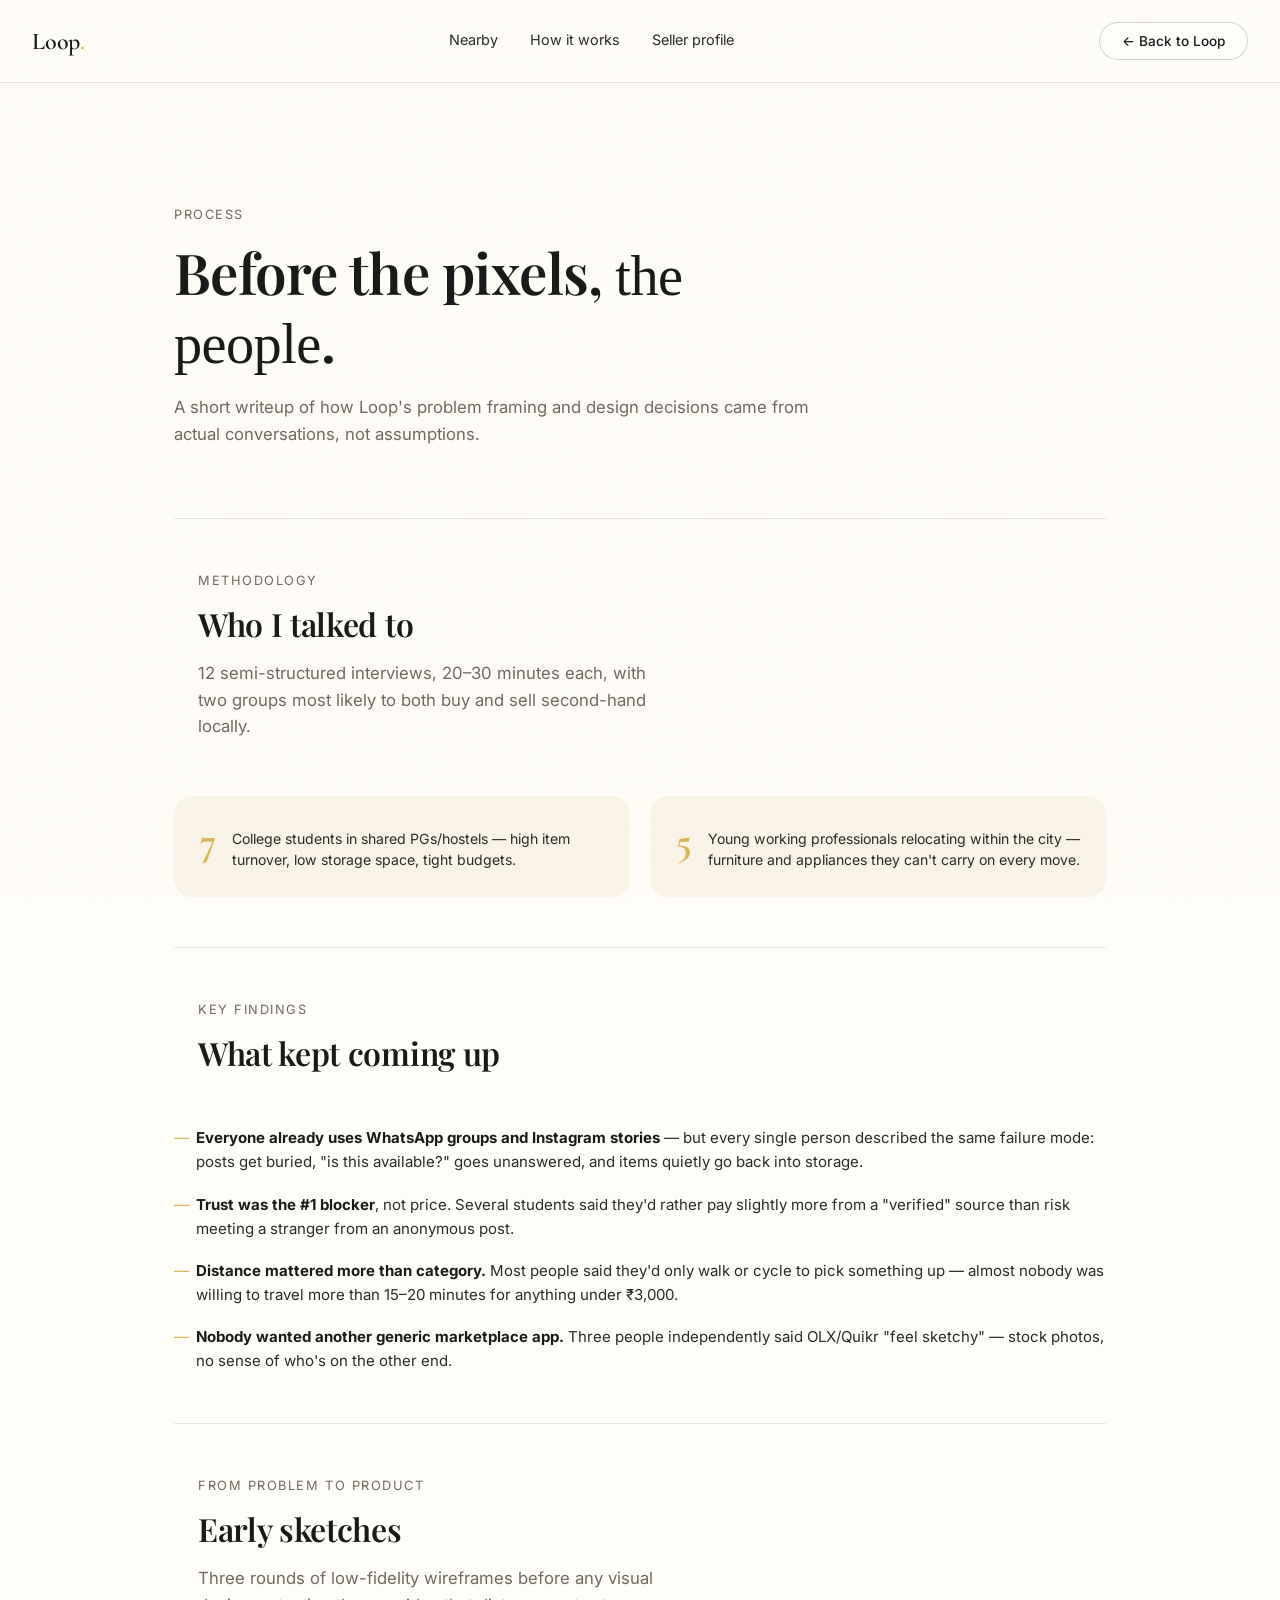
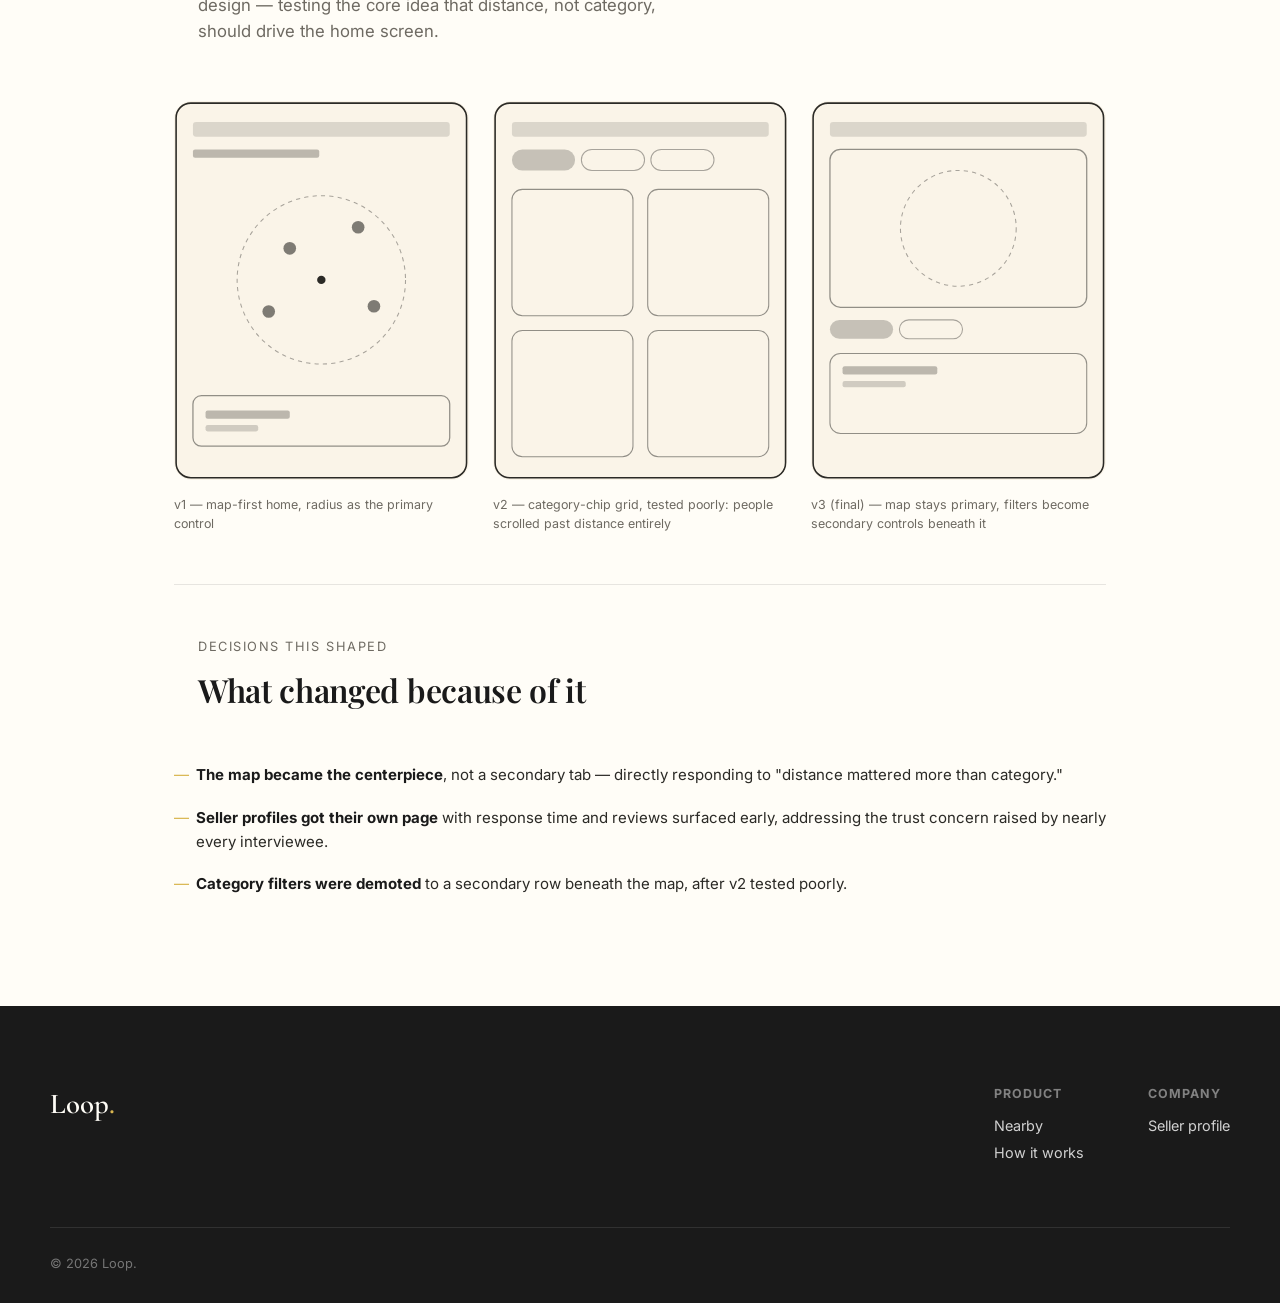
<file: research.html>
<!DOCTYPE html>
<html lang="en">
<head>
<meta charset="UTF-8">
<meta name="viewport" content="width=device-width, initial-scale=1.0">
<title>Research & Process — Loop</title>
<meta name="description" content="The research, interviews and early sketches behind Loop's design.">

<link rel="preconnect" href="https://fonts.googleapis.com">
<link rel="preconnect" href="https://fonts.gstatic.com" crossorigin>
<link href="https://fonts.googleapis.com/css2?family=Cormorant+Garamond:ital,wght@0,300;0,400;0,500;0,600;1,400;1,500&family=Playfair+Display:ital,wght@0,500;0,600;0,700;1,500&family=Inter:wght@300;400;500;600;700&display=swap" rel="stylesheet">
<link rel="stylesheet" href="styles.css">
</head>
<body>
<div class="grain"></div>

<header class="nav nav--static">
  <div class="nav__inner">
    <a class="nav__logo" href="index.html">Loop<span class="dot">.</span></a>
    <nav class="nav__links">
      <a href="index.html#map">Nearby</a>
      <a href="index.html#how">How it works</a>
      <a href="seller.html">Seller profile</a>
    </nav>
    <a href="index.html" class="btn btn--ghost btn--sm">← Back to Loop</a>
  </div>
</header>

<main class="research-page">

  <section class="research-hero">
    <p class="eyebrow">Process</p>
    <h1 class="h-editorial">Before the pixels, <em class="script">the people</em>.</h1>
    <p class="research-hero__sub">A short writeup of how Loop's problem framing and design decisions came from actual conversations, not assumptions.</p>
  </section>

  <section class="research-section">
    <div class="section-head section-head--left">
      <p class="eyebrow">Methodology</p>
      <h2 class="h-editorial" style="font-size:2rem;">Who I talked to</h2>
      <p class="section-sub">12 semi-structured interviews, 20–30 minutes each, with two groups most likely to both buy and sell second-hand locally.</p>
    </div>
    <div class="research-grid">
      <div class="research-card">
        <b>7</b>
        <span>College students in shared PGs/hostels — high item turnover, low storage space, tight budgets.</span>
      </div>
      <div class="research-card">
        <b>5</b>
        <span>Young working professionals relocating within the city — furniture and appliances they can't carry on every move.</span>
      </div>
    </div>
  </section>

  <section class="research-section">
    <div class="section-head section-head--left">
      <p class="eyebrow">Key findings</p>
      <h2 class="h-editorial" style="font-size:2rem;">What kept coming up</h2>
    </div>
    <ul class="finding-list">
      <li>
        <b>Everyone already uses WhatsApp groups and Instagram stories</b> — but every single person described the same failure mode: posts get buried, "is this available?" goes unanswered, and items quietly go back into storage.
      </li>
      <li>
        <b>Trust was the #1 blocker</b>, not price. Several students said they'd rather pay slightly more from a "verified" source than risk meeting a stranger from an anonymous post.
      </li>
      <li>
        <b>Distance mattered more than category.</b> Most people said they'd only walk or cycle to pick something up — almost nobody was willing to travel more than 15–20 minutes for anything under ₹3,000.
      </li>
      <li>
        <b>Nobody wanted another generic marketplace app.</b> Three people independently said OLX/Quikr "feel sketchy" — stock photos, no sense of who's on the other end.
      </li>
    </ul>
  </section>

  <section class="research-section">
    <div class="section-head section-head--left">
      <p class="eyebrow">From problem to product</p>
      <h2 class="h-editorial" style="font-size:2rem;">Early sketches</h2>
      <p class="section-sub">Three rounds of low-fidelity wireframes before any visual design — testing the core idea that distance, not category, should drive the home screen.</p>
    </div>

    <div class="wireframes">
      <figure class="wireframe">
        <svg viewBox="0 0 280 360" xmlns="http://www.w3.org/2000/svg">
          <rect x="2" y="2" width="276" height="356" rx="14" fill="none" stroke="currentColor" stroke-width="1.5"/>
          <rect x="18" y="20" width="244" height="14" rx="3" fill="currentColor" opacity=".15"/>
          <rect x="18" y="46" width="120" height="8" rx="2" fill="currentColor" opacity=".3"/>
          <circle cx="140" cy="170" r="80" fill="none" stroke="currentColor" stroke-width="1" stroke-dasharray="4 4" opacity=".4"/>
          <circle cx="140" cy="170" r="4" fill="currentColor"/>
          <circle cx="110" cy="140" r="6" fill="currentColor" opacity=".6"/>
          <circle cx="175" cy="120" r="6" fill="currentColor" opacity=".6"/>
          <circle cx="90" cy="200" r="6" fill="currentColor" opacity=".6"/>
          <circle cx="190" cy="195" r="6" fill="currentColor" opacity=".6"/>
          <rect x="18" y="280" width="244" height="48" rx="8" fill="none" stroke="currentColor" stroke-width="1.2" opacity=".5"/>
          <rect x="30" y="294" width="80" height="8" rx="2" fill="currentColor" opacity=".3"/>
          <rect x="30" y="308" width="50" height="6" rx="2" fill="currentColor" opacity=".2"/>
        </svg>
        <figcaption>v1 — map-first home, radius as the primary control</figcaption>
      </figure>

      <figure class="wireframe">
        <svg viewBox="0 0 280 360" xmlns="http://www.w3.org/2000/svg">
          <rect x="2" y="2" width="276" height="356" rx="14" fill="none" stroke="currentColor" stroke-width="1.5"/>
          <rect x="18" y="20" width="244" height="14" rx="3" fill="currentColor" opacity=".15"/>
          <rect x="18" y="46" width="60" height="20" rx="10" fill="currentColor" opacity=".25"/>
          <rect x="84" y="46" width="60" height="20" rx="10" fill="none" stroke="currentColor" opacity=".4"/>
          <rect x="150" y="46" width="60" height="20" rx="10" fill="none" stroke="currentColor" opacity=".4"/>
          <rect x="18" y="84" width="115" height="120" rx="10" fill="none" stroke="currentColor" opacity=".5"/>
          <rect x="147" y="84" width="115" height="120" rx="10" fill="none" stroke="currentColor" opacity=".5"/>
          <rect x="18" y="218" width="115" height="120" rx="10" fill="none" stroke="currentColor" opacity=".5"/>
          <rect x="147" y="218" width="115" height="120" rx="10" fill="none" stroke="currentColor" opacity=".5"/>
        </svg>
        <figcaption>v2 — category-chip grid, tested poorly: people scrolled past distance entirely</figcaption>
      </figure>

      <figure class="wireframe">
        <svg viewBox="0 0 280 360" xmlns="http://www.w3.org/2000/svg">
          <rect x="2" y="2" width="276" height="356" rx="14" fill="none" stroke="currentColor" stroke-width="1.5"/>
          <rect x="18" y="20" width="244" height="14" rx="3" fill="currentColor" opacity=".15"/>
          <rect x="18" y="46" width="244" height="150" rx="10" fill="none" stroke="currentColor" stroke-width="1.2" opacity=".5"/>
          <circle cx="140" cy="121" r="55" fill="none" stroke="currentColor" stroke-dasharray="4 4" opacity=".4"/>
          <rect x="18" y="208" width="60" height="18" rx="9" fill="currentColor" opacity=".25"/>
          <rect x="84" y="208" width="60" height="18" rx="9" fill="none" stroke="currentColor" opacity=".4"/>
          <rect x="18" y="240" width="244" height="76" rx="10" fill="none" stroke="currentColor" opacity=".5"/>
          <rect x="30" y="252" width="90" height="8" rx="2" fill="currentColor" opacity=".3"/>
          <rect x="30" y="266" width="60" height="6" rx="2" fill="currentColor" opacity=".2"/>
        </svg>
        <figcaption>v3 (final) — map stays primary, filters become secondary controls beneath it</figcaption>
      </figure>
    </div>
  </section>

  <section class="research-section">
    <div class="section-head section-head--left">
      <p class="eyebrow">Decisions this shaped</p>
      <h2 class="h-editorial" style="font-size:2rem;">What changed because of it</h2>
    </div>
    <ul class="finding-list">
      <li><b>The map became the centerpiece</b>, not a secondary tab — directly responding to "distance mattered more than category."</li>
      <li><b>Seller profiles got their own page</b> with response time and reviews surfaced early, addressing the trust concern raised by nearly every interviewee.</li>
      <li><b>Category filters were demoted</b> to a secondary row beneath the map, after v2 tested poorly.</li>
    </ul>
  </section>

</main>

<footer class="footer">
  <div class="footer__top">
    <span class="footer__logo">Loop<span class="dot">.</span></span>
    <div class="footer__cols">
      <div>
        <h5>Product</h5>
        <a href="index.html#map">Nearby</a>
        <a href="index.html#how">How it works</a>
      </div>
      <div>
        <h5>Company</h5>
        <a href="seller.html">Seller profile</a>
      </div>
    </div>
  </div>
  <div class="footer__bottom"><span>© 2026 Loop.</span></div>
</footer>

</body>
</html>
</file>
<file: styles.css>
/* ============================================================
   LOOP — design tokens
============================================================ */
:root{
  --butter: #F7E7AE;
  --butter-deep: #EFD984;
  --cream: #FFFDF7;
  --vanilla: #FAF4E8;
  --charcoal: #1A1A1A;
  --charcoal-soft: #2B2A26;
  --muted: #6E6A62;
  --accent: #D9B650;
  --line: rgba(26,26,26,0.10);
  --white: #ffffff;
  --danger: #C0573B;

  --serif-display: 'Cormorant Garamond', 'Times New Roman', serif;
  --serif-editorial: 'Playfair Display', 'Times New Roman', serif;
  --sans: 'Inter', -apple-system, BlinkMacSystemFont, sans-serif;
  --script: 'Mrs Saint Delafield', cursive;
  --mono: 'JetBrains Mono', 'SFMono-Regular', monospace;

  --radius-lg: 28px;
  --radius-md: 18px;
  --radius-sm: 10px;

  --ease: cubic-bezier(.22,1,.36,1);
  --nav-h: 0px;
}

*{box-sizing:border-box; margin:0; padding:0;}
html{scroll-behavior:auto;}
body{
  background:var(--cream);
  color:var(--charcoal);
  font-family:var(--sans);
  font-weight:400;
  -webkit-font-smoothing:antialiased;
  overflow-x:hidden;
  transition: background .4s ease, color .4s ease;
}
img{display:block; max-width:100%;}
a{color:inherit; text-decoration:none;}
button{font-family:inherit; cursor:pointer;}
ul{list-style:none;}

::selection{background:var(--accent); color:var(--cream);}

.grain{
  position:fixed; inset:0; pointer-events:none; z-index:999;
  opacity:.035; mix-blend-mode:multiply;
  background-image:url("data:image/svg+xml,%3Csvg xmlns='http://www.w3.org/2000/svg' width='120' height='120'%3E%3Cfilter id='n'%3E%3CfeTurbulence type='fractalNoise' baseFrequency='0.85' numOctaves='3' stitchTiles='stitch'/%3E%3C/filter%3E%3Crect width='100%25' height='100%25' filter='url(%23n)'/%3E%3C/svg%3E");
}

.script{ font-family:var(--script); font-weight:400; font-style:normal; }
.script--light{ color:var(--butter); }

/* ============================================================
   TYPE SCALE
============================================================ */
.eyebrow{
  font-family:var(--sans); font-size:.8rem; letter-spacing:.12em;
  text-transform:uppercase; color:var(--muted); margin-bottom:18px;
  display:inline-block;
}
.eyebrow--light{ color:rgba(255,255,255,0.6); }

.h-editorial{
  font-family:var(--serif-editorial);
  font-weight:600;
  font-size:clamp(2rem, 4.4vw, 3.6rem);
  line-height:1.12;
  letter-spacing:-0.01em;
}
.h-editorial--light{ color:var(--cream); }

.section-sub{
  font-family:var(--sans);
  font-size:1.05rem;
  color:var(--muted);
  max-width:480px;
  margin-top:18px;
  line-height:1.6;
}

.section-head{
  max-width:760px;
  margin:0 auto 64px;
  text-align:center;
  padding:0 24px;
}
.section-head--left{
  text-align:left;
  margin:0 0 56px;
  max-width:620px;
}

/* ============================================================
   BUTTONS
============================================================ */
.btn{
  display:inline-flex; align-items:center; justify-content:center;
  font-family:var(--sans); font-weight:500; font-size:.95rem;
  padding:16px 32px; border-radius:100px;
  border:1px solid transparent;
  transition: transform .45s var(--ease), background .3s ease, color .3s ease, border-color .3s ease;
  white-space:nowrap;
}
.btn--primary{ background:var(--charcoal); color:var(--cream); }
.btn--primary:hover{ transform:translateY(-3px); background:#000; }
.btn--outline{ border-color:var(--charcoal); color:var(--charcoal); background:transparent; }
.btn--outline:hover{ transform:translateY(-3px); background:var(--charcoal); color:var(--cream); }
.btn--ghost{ border-color:rgba(26,26,26,.18); color:var(--charcoal); background:rgba(255,255,255,.4); }
.btn--ghost:hover{ background:var(--charcoal); color:var(--cream); border-color:var(--charcoal); }
.btn--sm{ padding:10px 22px; font-size:.85rem; }
.btn--block{ width:100%; }
.btn:disabled{ opacity:.6; cursor:default; transform:none !important; }

.link-underline{
  position:relative; font-size:.95rem; font-weight:500; padding-bottom:4px;
  border-bottom:1px solid var(--charcoal);
}

/* ============================================================
   NAV
============================================================ */
.nav{ position:fixed; top:0; left:0; right:0; z-index:200; padding:22px 0; }
.nav--static{ position:sticky; backdrop-filter:blur(14px); background:rgba(255,253,247,.7); border-bottom:1px solid var(--line); }
.nav__inner{
  max-width:1320px; margin:0 auto; padding:0 32px;
  display:flex; align-items:center; justify-content:space-between;
}
.nav__logo{ font-family:var(--serif-display); font-size:1.5rem; font-weight:600; letter-spacing:-0.01em; }
.dot{ color:var(--accent); }
.nav__links{ display:flex; gap:32px; font-size:.9rem; color:var(--charcoal-soft); }
.nav__links a{ position:relative; padding-bottom:3px; }
.nav__links a::after{
  content:''; position:absolute; left:0; bottom:0; height:1px; width:0;
  background:var(--charcoal); transition:width .3s var(--ease);
}
.nav__links a:hover::after{ width:100%; }
.nav__right{ display:flex; align-items:center; gap:14px; }

.theme-toggle{
  width:38px; height:38px; border-radius:50%;
  border:1px solid var(--line); background:rgba(255,255,255,.4);
  display:flex; align-items:center; justify-content:center; font-size:1rem;
  transition: background .3s ease, transform .3s ease;
}
.theme-toggle:hover{ transform:rotate(-12deg); }

/* ============================================================
   HERO
============================================================ */
.hero{
  position:relative; min-height:100vh;
  display:flex; align-items:center; justify-content:center;
  overflow:hidden; padding:160px 24px 120px;
  background:
    radial-gradient(ellipse 70% 60% at 50% 0%, var(--butter) 0%, rgba(247,231,174,0) 70%),
    var(--cream);
}
.hero__glow{
  position:absolute; top:-20%; left:50%; transform:translateX(-50%);
  width:1100px; height:700px;
  background:radial-gradient(ellipse at center, rgba(217,182,80,0.35), rgba(217,182,80,0) 65%);
  filter:blur(40px); pointer-events:none;
}
.hero__content{ position:relative; z-index:5; text-align:center; max-width:840px; }
.hero__title{
  font-family:var(--serif-display); font-weight:500;
  font-size:clamp(3.2rem, 9vw, 7.4rem); line-height:.98; letter-spacing:-0.02em;
}
.hero__title .line{ display:block; overflow:hidden; }
.hero__title em.script{ font-size:0.62em; color:var(--accent); font-style:normal; padding:0 .08em; }
.hero__sub{
  font-family:var(--sans); font-weight:400; font-size:1.15rem; color:var(--charcoal-soft);
  max-width:560px; margin:32px auto 0; line-height:1.6;
}
.accent-inline{ color:var(--accent); font-size:1.3em; }
.hero__cta{ margin-top:48px; display:flex; gap:18px; justify-content:center; flex-wrap:wrap; }
.hero__scroll{
  position:absolute; bottom:36px; left:50%; transform:translateX(-50%);
  display:flex; flex-direction:column; align-items:center; gap:10px;
  font-size:.72rem; letter-spacing:.14em; text-transform:uppercase; color:var(--muted);
}
.hero__scroll-line{ width:1px; height:50px; background:var(--line); overflow:hidden; }
.hero__scroll-line i{ display:block; width:100%; height:16px; background:var(--charcoal); animation: scrollDown 1.8s ease-in-out infinite; }
@keyframes scrollDown{ 0%{ transform:translateY(-20px); } 100%{ transform:translateY(60px); } }

.float-card{
  position:absolute; z-index:4;
  background:rgba(255,253,247,0.75); backdrop-filter:blur(14px);
  border:1px solid rgba(255,255,255,0.6); border-radius:var(--radius-md); padding:10px;
  box-shadow:0 20px 50px -16px rgba(26,26,26,0.18);
  display:flex; align-items:center; gap:10px; width:178px;
}
.fc__img{ width:48px; height:48px; border-radius:12px; flex-shrink:0; background-size:cover; background-position:center;}
.fc__meta{ display:flex; flex-direction:column; gap:2px; }
.fc__meta span{ font-size:.78rem; font-weight:600; }
.fc__meta b{ font-size:.7rem; color:var(--muted); font-weight:500; }
.fc__img--bike{ background:linear-gradient(135deg,#E8D9A0,#D9B650); }
.fc__img--table{ background:linear-gradient(135deg,#D8C49A,#B89B5E); }
.fc__img--camera{ background:linear-gradient(135deg,#cfc3ae,#8d7a55); }
.fc__img--monitor{ background:linear-gradient(135deg,#e3dbc4,#a99a6e); }
.fc__img--books{ background:linear-gradient(135deg,#ecdfb4,#c8a85c); }
.fc-1{ top:20%; left:7%; } .fc-2{ top:62%; left:10%; } .fc-3{ top:14%; right:8%; }
.fc-4{ top:68%; right:6%; } .fc-5{ top:40%; right:16%; }

.hero__mobile-strip{ display:none; }

@media (max-width: 980px){
  .float-card{ display:none; }
  .hero__mobile-strip{
    display:flex; gap:10px; overflow-x:auto; width:100%;
    position:absolute; bottom:90px; left:0; padding:0 20px;
    -webkit-overflow-scrolling:touch; scrollbar-width:none;
  }
  .hero__mobile-strip::-webkit-scrollbar{ display:none; }
  .hero__mobile-strip span{
    flex-shrink:0; background:rgba(255,253,247,.8); backdrop-filter:blur(10px);
    border:1px solid rgba(255,255,255,.6); border-radius:100px; padding:8px 16px;
    font-size:.76rem; font-weight:500; box-shadow:0 10px 24px -14px rgba(26,26,26,.3);
  }
}

/* ============================================================
   PROBLEM / TIMELINE
============================================================ */
.problem{ padding:140px 24px; background:var(--vanilla); }
.timeline{ max-width:560px; margin:0 auto; }
.timeline__track{ display:flex; flex-direction:column; align-items:center; gap:0; }
.t-step{
  width:100%; max-width:440px; background:var(--cream); border:1px solid var(--line);
  border-radius:var(--radius-md); padding:28px 30px; text-align:center;
  box-shadow:0 12px 30px -16px rgba(26,26,26,.10); opacity:0; transform:translateY(40px);
}
.t-step__icon{ font-size:1.6rem; display:block; margin-bottom:10px; }
.t-step h3{ font-family:var(--serif-editorial); font-size:1.25rem; font-weight:600; margin-bottom:6px;}
.t-step p{ color:var(--muted); font-size:.92rem; line-height:1.5; }
.t-step--end{ background:var(--charcoal); color:var(--cream); border-color:var(--charcoal); }
.t-step--end h3{ color:var(--cream); }
.t-step--end p{ color:rgba(255,255,255,.6); }
.t-arrow{ font-size:1.4rem; color:var(--accent); margin:6px 0; opacity:0; }
.problem__close{
  text-align:center; margin-top:64px; font-family:var(--serif-editorial);
  font-size:1.4rem; font-weight:500; max-width:520px; margin-left:auto; margin-right:auto;
}

/* ============================================================
   MAP + FILTERS
============================================================ */
.map-section{ padding:140px 24px; max-width:1320px; margin:0 auto; }

.filter-bar{
  display:flex; justify-content:space-between; align-items:center; flex-wrap:wrap; gap:20px;
  margin-bottom:24px; padding:18px 22px; background:var(--vanilla); border-radius:var(--radius-md);
}
.filter-chips{ display:flex; gap:8px; flex-wrap:wrap; }
.chip{
  border:1px solid var(--line); background:var(--cream); padding:9px 18px;
  border-radius:100px; font-size:.82rem; font-weight:500; color:var(--charcoal-soft);
  transition: background .25s ease, color .25s ease, border-color .25s ease;
}
.chip.is-active{ background:var(--charcoal); color:var(--cream); border-color:var(--charcoal); }
.chip:hover:not(.is-active){ border-color:var(--accent); }

.filter-extra{ display:flex; align-items:center; gap:28px; flex-wrap:wrap; }
.filter-price{ display:flex; flex-direction:column; gap:6px; font-size:.78rem; color:var(--muted); min-width:170px; }
.filter-price b{ color:var(--charcoal); }
.filter-price input{ width:100%; accent-color:var(--accent); }

.toggle{ display:flex; align-items:center; gap:10px; font-size:.85rem; cursor:pointer; user-select:none; }
.toggle input{ display:none; }
.toggle__track{
  width:38px; height:22px; border-radius:100px; background:var(--line); position:relative; transition:background .25s ease;
}
.toggle__thumb{
  position:absolute; top:2px; left:2px; width:18px; height:18px; border-radius:50%;
  background:var(--cream); box-shadow:0 2px 6px rgba(0,0,0,.25); transition:transform .25s var(--ease);
}
.toggle input:checked + .toggle__track{ background:var(--accent); }
.toggle input:checked + .toggle__track .toggle__thumb{ transform:translateX(16px); }

.map-wrap{ display:flex; flex-direction:column; gap:28px; }
.map-canvas{
  position:relative; width:100%; height:560px; border-radius:var(--radius-lg);
  overflow:hidden; border:1px solid var(--line); box-shadow:0 30px 70px -30px rgba(26,26,26,.25);
}
#leafletMap{ width:100%; height:100%; background:var(--vanilla); }

/* tone the OSM tiles to match the brand palette */
#leafletMap .leaflet-tile{
  filter: sepia(.35) saturate(1.15) brightness(1.08) hue-rotate(-8deg) contrast(.96);
}
.leaflet-popup-content-wrapper{
  background:var(--cream) !important; color:var(--charcoal) !important;
  border-radius:var(--radius-sm) !important; font-family:var(--sans) !important;
}
.leaflet-popup-tip{ background:var(--cream) !important; }
.marker-cluster-custom{
  background:rgba(217,182,80,.85); border:2px solid var(--cream); border-radius:50%;
  display:flex; align-items:center; justify-content:center; color:var(--charcoal);
  font-weight:700; font-size:.8rem; font-family:var(--sans);
}
.pin-divicon{
  display:flex; align-items:center; justify-content:center;
  width:36px; height:36px; border-radius:50% 50% 50% 0; transform:rotate(-45deg);
  background:var(--cream); border:1px solid var(--line); box-shadow:0 10px 22px -8px rgba(26,26,26,.35);
  font-size:1rem;
}
.pin-divicon span{ transform:rotate(45deg); }
.you-divicon{ position:relative; width:14px; height:14px; }
.you-divicon .dot{
  width:14px; height:14px; border-radius:50%; background:var(--charcoal);
  border:3px solid var(--cream); box-shadow:0 4px 10px rgba(0,0,0,.25);
}
.you-divicon .pulse{
  position:absolute; top:0; left:0; width:14px; height:14px; border-radius:50%;
  background:var(--charcoal); opacity:.5; animation:pulse 2.2s ease-out infinite;
}
@keyframes pulse{ 0%{ transform:scale(1); opacity:.5; } 100%{ transform:scale(6); opacity:0; } }

.map-card{
  position:absolute; bottom:26px; left:26px; z-index:500;
  background:rgba(255,253,247,.92); backdrop-filter:blur(16px);
  border:1px solid rgba(255,255,255,.7); border-radius:var(--radius-md); padding:18px 20px; width:240px;
  box-shadow:0 24px 50px -20px rgba(26,26,26,.3); transition: opacity .25s ease, transform .25s ease;
  pointer-events:none;
}
.map-card__top{ display:flex; gap:12px; align-items:center; margin-bottom:12px; }
.map-card__top span{ font-size:1.6rem; }
.map-card__top h4{ font-family:var(--serif-editorial); font-size:1.02rem; font-weight:600; }
.map-card__top p{ font-size:.74rem; color:var(--muted); }
.map-card__row{ display:flex; justify-content:space-between; align-items:center; font-size:.84rem; }
.map-card__row b{ font-family:var(--serif-editorial); font-size:1rem; }

.map-empty{
  position:absolute; inset:0; z-index:600; display:none;
  flex-direction:column; align-items:center; justify-content:center; gap:10px; text-align:center;
  background:rgba(255,253,247,.92); backdrop-filter:blur(8px);
}
.map-empty.is-visible{ display:flex; }
.map-empty__icon{ font-size:2rem; }
.map-empty h4{ font-family:var(--serif-editorial); font-size:1.3rem; }
.map-empty p{ color:var(--muted); font-size:.9rem; max-width:260px; }

.map-controls{
  display:flex; align-items:center; gap:24px; flex-wrap:wrap;
  padding:24px 28px; background:var(--vanilla); border-radius:var(--radius-md);
}
.map-controls__label{ font-size:.85rem; font-weight:600; min-width:110px; display:flex; align-items:center; gap:8px; }
.radius-slider{ flex:1; min-width:200px; -webkit-appearance:none; height:3px; background:var(--line); border-radius:4px; outline:none; }
.radius-slider::-webkit-slider-thumb{
  -webkit-appearance:none; width:18px; height:18px; border-radius:50%;
  background:var(--charcoal); cursor:pointer; border:3px solid var(--cream); box-shadow:0 2px 8px rgba(0,0,0,.3);
}
.map-controls__value{ font-size:.88rem; color:var(--muted); white-space:nowrap; }
.map-controls__value b{ color:var(--charcoal); }

.info-dot{
  position:relative; width:17px; height:17px; border-radius:50%; border:1px solid var(--muted);
  font-size:.65rem; display:inline-flex; align-items:center; justify-content:center; color:var(--muted);
  cursor:help;
}
.info-tip{
  display:none; position:absolute; bottom:130%; left:50%; transform:translateX(-50%);
  width:280px; background:var(--charcoal); color:var(--cream); padding:14px 16px; border-radius:var(--radius-sm);
  font-size:.74rem; font-weight:400; line-height:1.55; text-align:left; z-index:50;
  box-shadow:0 20px 40px -12px rgba(0,0,0,.4);
}
.info-tip code{ font-family:var(--mono); font-size:.68rem; color:var(--butter); display:inline-block; margin-top:6px; }
.info-dot:hover .info-tip, .info-dot:focus .info-tip{ display:block; }

@media (max-width: 720px){
  .map-canvas{ height:440px; }
  .map-card{ width:200px; left:14px; bottom:14px; padding:14px 16px; }
}

/* ============================================================
   HOW IT WORKS
============================================================ */
.how{ padding:140px 24px; background:var(--vanilla); }
.how__grid{ max-width:1180px; margin:0 auto; display:grid; grid-template-columns:repeat(3,1fr); gap:28px; }
.how-card{
  background:var(--cream); border:1px solid var(--line); border-radius:var(--radius-lg);
  padding:40px 32px; position:relative; box-shadow:0 20px 50px -28px rgba(26,26,26,.2);
}
.how-card__num{ font-family:var(--serif-display); font-size:.95rem; color:var(--accent); margin-bottom:24px; font-weight:600; }
.how-card__art{
  width:100%; height:140px; border-radius:var(--radius-md); margin-bottom:24px;
  background:linear-gradient(135deg, var(--butter), var(--vanilla)); position:relative; overflow:hidden;
}
.how-card__art::after{ content:''; position:absolute; inset:0; background:radial-gradient(circle at 30% 30%, rgba(255,255,255,.5), transparent 60%); }
.how-card h3{ font-family:var(--serif-editorial); font-size:1.4rem; font-weight:600; margin-bottom:10px; }
.how-card p{ color:var(--muted); font-size:.94rem; line-height:1.6; }
@media (max-width:900px){ .how__grid{ grid-template-columns:1fr; } }

/* ============================================================
   PRODUCT CATALOG
============================================================ */
.product{ padding:140px 24px; max-width:1100px; margin:0 auto; }

.catalog{ display:flex; gap:14px; flex-wrap:wrap; margin-bottom:28px; }
.catalog-card{
  display:flex; align-items:center; gap:12px; padding:12px 18px 12px 12px;
  border:1px solid var(--line); border-radius:100px; background:var(--cream);
  font-size:.85rem; transition: border-color .25s ease, background .25s ease;
}
.catalog-card.is-active{ border-color:var(--charcoal); background:var(--vanilla); }
.catalog-card b{ margin-left:6px; color:var(--muted); font-weight:600; }
.catalog-card__swatch{ width:30px; height:30px; border-radius:50%; flex-shrink:0; }
.catalog-card__swatch--table{ background:linear-gradient(135deg,#D8C49A,#B89B5E); }
.catalog-card__swatch--camera{ background:linear-gradient(135deg,#cfc3ae,#8d7a55); }
.catalog-card__swatch--bike{ background:linear-gradient(135deg,#E8D9A0,#D9B650); }

.product-card{
  display:grid; grid-template-columns:1fr 1fr;
  background:var(--cream); border:1px solid var(--line); border-radius:var(--radius-lg);
  overflow:hidden; box-shadow:0 30px 70px -30px rgba(26,26,26,.25);
}
.product-card__media{ position:relative; min-height:420px; }
.product-card__img{
  width:100%; height:100%; min-height:420px;
  background:linear-gradient(150deg,#e9dcb8,#cdb16a 60%, #a98c4d);
  transition: background .4s ease;
}
.product-card__badge{
  position:absolute; top:20px; left:20px; background:rgba(255,253,247,.9); backdrop-filter:blur(8px);
  padding:8px 16px; border-radius:100px; font-size:.74rem; font-weight:600;
}
.product-card__info{ padding:44px; display:flex; flex-direction:column; }
.product-card__cat{ font-size:.78rem; color:var(--muted); text-transform:uppercase; letter-spacing:.08em; margin-bottom:10px;}
.product-card__info h3{ font-family:var(--serif-editorial); font-size:1.9rem; font-weight:600; margin-bottom:14px; }
.product-card__desc{ color:var(--muted); font-size:.95rem; line-height:1.6; margin-bottom:28px; }
.product-card__stats{
  display:grid; grid-template-columns:repeat(3,1fr); gap:16px;
  padding:20px 0; border-top:1px solid var(--line); border-bottom:1px solid var(--line); margin-bottom:28px;
}
.product-card__stats span{ display:block; font-size:.74rem; color:var(--muted); margin-bottom:4px; }
.product-card__stats b{ font-family:var(--serif-editorial); font-size:1.1rem; }
.product-card__seller{
  display:flex; align-items:center; gap:14px; margin-bottom:30px; flex-wrap:wrap;
  border-radius:var(--radius-sm); padding:8px; margin-left:-8px; transition:background .2s ease;
}
.product-card__seller:hover{ background:var(--vanilla); }
.seller__avatar{
  width:44px; height:44px; border-radius:50%; background:var(--charcoal); color:var(--cream);
  display:flex; align-items:center; justify-content:center; font-size:.85rem; font-weight:600; flex-shrink:0;
}
.seller__avatar--sm{ width:36px; height:36px; font-size:.75rem; }
.seller__info{ display:flex; flex-direction:column; gap:2px; margin-right:auto; }
.seller__info b{ font-size:.9rem; }
.seller__info span{ font-size:.76rem; color:var(--muted); }
.seller__score{ display:flex; flex-direction:column; gap:6px; min-width:120px; }
.seller__score span{ font-size:.7rem; color:var(--muted); }
.seller__bar{ width:100%; height:5px; background:var(--line); border-radius:10px; overflow:hidden; }
.seller__bar i{ display:block; height:100%; background:var(--accent); border-radius:10px; }

@media (max-width:820px){
  .product-card{ grid-template-columns:1fr; }
  .product-card__media, .product-card__img{ min-height:280px; }
  .product-card__info{ padding:32px; }
}

/* ============================================================
   TRUST
============================================================ */
.trust{ padding:140px 24px; background:var(--charcoal); color:var(--cream); }
.trust .h-editorial{ color:var(--cream); }
.trust .eyebrow{ color:rgba(255,255,255,.5); }
.trust__grid{ max-width:1100px; margin:0 auto; display:grid; grid-template-columns:repeat(4,1fr); gap:24px; text-align:center; }
.trust-stat{ padding:20px; }
.trust-stat b{
  display:block; font-family:var(--serif-display); font-size:clamp(2.4rem,5vw,3.4rem);
  font-weight:500; color:var(--butter); margin-bottom:10px;
}
.trust-stat span{ font-size:.85rem; color:rgba(255,255,255,.6); }
@media (max-width:760px){ .trust__grid{ grid-template-columns:repeat(2,1fr); } }

/* ============================================================
   TRUST & SAFETY
============================================================ */
.safety{ padding:140px 24px; max-width:1280px; margin:0 auto; }
.safety__grid{ display:grid; grid-template-columns:repeat(3,1fr); gap:24px; }
.safety-card{ background:var(--vanilla); border-radius:var(--radius-lg); padding:32px 28px; }
.safety-card h3{ font-family:var(--serif-editorial); font-size:1.25rem; font-weight:600; margin-bottom:14px; }
.safety-card p{ color:var(--muted); font-size:.9rem; line-height:1.55; margin-bottom:16px; }
.safety-list{ display:flex; flex-direction:column; gap:12px; }
.safety-list li{
  font-size:.86rem; color:var(--charcoal-soft); line-height:1.5; padding-left:18px; position:relative;
}
.safety-list li::before{ content:'—'; position:absolute; left:0; color:var(--accent); }
.code-block{
  background:var(--charcoal); color:var(--butter); border-radius:var(--radius-sm);
  padding:18px 20px; font-family:var(--mono); font-size:.74rem; line-height:1.7; overflow-x:auto;
}
@media (max-width:980px){ .safety__grid{ grid-template-columns:1fr; } }

/* ============================================================
   IMPACT / SUSTAINABILITY
============================================================ */
.impact{ padding:140px 24px; max-width:1280px; margin:0 auto; }
.impact__grid{ display:grid; grid-template-columns:repeat(4,1fr); gap:22px; }
.glass{ background:rgba(255,253,247,.55); backdrop-filter:blur(18px); border:1px solid rgba(255,255,255,.6); }
.impact-card{
  border-radius:var(--radius-lg); padding:30px 26px; box-shadow:0 24px 50px -28px rgba(26,26,26,.2);
  display:flex; flex-direction:column; gap:10px;
}
.impact-card__label{ font-size:.78rem; color:var(--muted); text-transform:uppercase; letter-spacing:.06em; }
.impact-card__num{ font-family:var(--serif-display); font-size:2.4rem; font-weight:500; }
.impact-card__num small{ font-size:1rem; font-weight:400; color:var(--muted); }
.impact-card__chart{ height:90px; margin-top:6px; }
@media (max-width:980px){ .impact__grid{ grid-template-columns:repeat(2,1fr); } }

/* ============================================================
   FUTURE VISION
============================================================ */
.future{
  position:relative; min-height:80vh; display:flex; align-items:center; justify-content:center;
  background:var(--charcoal); overflow:hidden; padding:80px 24px;
}
.future__bg{ position:absolute; inset:0; }
.future__content{ position:relative; z-index:3; text-align:center; max-width:760px; }

/* ============================================================
   FINAL CTA
============================================================ */
.final-cta{
  padding:160px 24px; text-align:center;
  background: radial-gradient(ellipse 60% 50% at 50% 100%, var(--butter) 0%, rgba(247,231,174,0) 70%), var(--cream);
}
.final-cta__form{ margin-top:44px; display:flex; flex-direction:column; align-items:center; gap:16px; }
#waitlistForm{
  display:flex; gap:10px; flex-wrap:wrap; justify-content:center;
  background:var(--cream); border:1px solid var(--line); border-radius:100px;
  padding:6px; box-shadow:0 20px 50px -28px rgba(26,26,26,.25);
}
#waitlistForm input{ border:none; outline:none; background:transparent; padding:14px 22px; font-family:var(--sans); font-size:.95rem; min-width:220px; }
.waitlist-count{ font-size:.8rem; color:var(--muted); min-height:1.2em; }

/* ============================================================
   FOOTER
============================================================ */
.footer{ background:var(--charcoal); color:var(--cream); padding:80px 24px 32px; }
.footer__top{
  max-width:1180px; margin:0 auto; display:flex; justify-content:space-between; flex-wrap:wrap; gap:48px;
  padding-bottom:56px; border-bottom:1px solid rgba(255,255,255,.1);
}
.footer__logo{ font-family:var(--serif-display); font-size:1.8rem; font-weight:600; }
.footer__cols{ display:flex; gap:64px; flex-wrap:wrap; }
.footer__cols h5{ font-size:.78rem; text-transform:uppercase; letter-spacing:.08em; color:rgba(255,255,255,.45); margin-bottom:16px; }
.footer__cols a{ display:block; font-size:.9rem; color:rgba(255,255,255,.8); margin-bottom:10px; }
.footer__bottom{ max-width:1180px; margin:0 auto; padding-top:28px; font-size:.8rem; color:rgba(255,255,255,.4); }

/* ============================================================
   MODAL — List an item
============================================================ */
.modal{ position:fixed; inset:0; z-index:1000; display:none; align-items:center; justify-content:center; padding:24px; }
.modal.is-open{ display:flex; }
.modal__backdrop{ position:absolute; inset:0; background:rgba(26,26,26,.5); backdrop-filter:blur(4px); }
.modal__panel{
  position:relative; background:var(--cream); border-radius:var(--radius-lg); padding:40px;
  max-width:440px; width:100%; box-shadow:0 50px 100px -30px rgba(0,0,0,.4);
}
.modal__close{
  position:absolute; top:20px; right:20px; width:32px; height:32px; border-radius:50%;
  border:1px solid var(--line); background:transparent; font-size:1.2rem; line-height:1; color:var(--muted);
}
.modal__close:hover{ background:var(--vanilla); }
.form-field{ display:flex; flex-direction:column; gap:8px; margin-bottom:18px; font-size:.82rem; color:var(--muted); }
.form-field input, .form-field select{
  border:1px solid var(--line); border-radius:var(--radius-sm); padding:12px 14px;
  font-family:var(--sans); font-size:.92rem; color:var(--charcoal); background:var(--cream);
}
.form-field input:focus, .form-field select:focus{ outline:2px solid var(--accent); outline-offset:1px; }

/* ============================================================
   TOAST
============================================================ */
.toast{
  position:fixed; bottom:28px; left:50%; transform:translate(-50%, 20px);
  background:var(--charcoal); color:var(--cream); padding:14px 24px; border-radius:100px;
  font-size:.85rem; z-index:1100; opacity:0; pointer-events:none; transition:opacity .3s ease, transform .3s ease;
  box-shadow:0 20px 40px -12px rgba(0,0,0,.4);
}
.toast.is-visible{ opacity:1; transform:translate(-50%, 0); }

/* ============================================================
   SELLER PAGE
============================================================ */
.seller-page{ max-width:880px; margin:0 auto; padding:80px 24px 60px; }
.seller-hero{ text-align:center; padding:40px 0 60px; border-bottom:1px solid var(--line); margin-bottom:60px; }
.seller-hero__avatar{
  width:84px; height:84px; border-radius:50%; background:var(--charcoal); color:var(--cream);
  display:flex; align-items:center; justify-content:center; font-family:var(--serif-editorial);
  font-size:1.8rem; margin:0 auto 20px;
}
.seller-hero__sub{ color:var(--muted); max-width:440px; margin:14px auto 0; }
.seller-hero__stats{
  display:grid; grid-template-columns:repeat(4,1fr); gap:20px; margin-top:44px; max-width:600px; margin-left:auto; margin-right:auto;
}
.seller-hero__stats b{ display:block; font-family:var(--serif-display); font-size:2.2rem; color:var(--accent); }
.seller-hero__stats span{ font-size:.78rem; color:var(--muted); }
.seller-section{ padding:50px 0; }
.seller-chart-card{ border-radius:var(--radius-lg); padding:28px; }
.reviews{ display:flex; flex-direction:column; gap:18px; }
.review-card{ background:var(--vanilla); border-radius:var(--radius-md); padding:22px 24px; }
.review-card__top{ display:flex; align-items:center; gap:12px; margin-bottom:12px; }
.review-card__top b{ display:block; font-size:.9rem; }
.stars{ color:var(--accent); font-size:.78rem; }
.review-card__date{ margin-left:auto; font-size:.74rem; color:var(--muted); }
.review-card p{ font-size:.88rem; color:var(--charcoal-soft); line-height:1.55; }

/* ============================================================
   RESEARCH PAGE
============================================================ */
.research-page{ max-width:980px; margin:0 auto; padding:80px 24px 60px; }
.research-hero{ padding:40px 0 70px; max-width:640px; }
.research-hero__sub{ color:var(--muted); margin-top:18px; font-size:1.05rem; line-height:1.6; }
.research-section{ padding:50px 0; border-top:1px solid var(--line); }
.research-grid{ display:grid; grid-template-columns:repeat(2,1fr); gap:20px; }
.research-card{
  background:var(--vanilla); border-radius:var(--radius-md); padding:26px;
  display:flex; gap:16px; align-items:flex-start;
}
.research-card b{ font-family:var(--serif-display); font-size:2.4rem; color:var(--accent); line-height:1; }
.research-card span{ font-size:.88rem; color:var(--charcoal-soft); line-height:1.5; padding-top:6px; }
.finding-list{ display:flex; flex-direction:column; gap:18px; }
.finding-list li{ font-size:.94rem; color:var(--charcoal-soft); line-height:1.6; padding-left:22px; position:relative; }
.finding-list li::before{ content:'—'; position:absolute; left:0; color:var(--accent); }
.finding-list b{ color:var(--charcoal); }
.wireframes{ display:grid; grid-template-columns:repeat(3,1fr); gap:24px; }
.wireframe{ color:var(--charcoal-soft); }
.wireframe svg{ width:100%; height:auto; background:var(--vanilla); border-radius:var(--radius-md); }
.wireframe figcaption{ font-size:.78rem; color:var(--muted); margin-top:12px; line-height:1.5; }
@media (max-width:760px){
  .research-grid, .wireframes{ grid-template-columns:1fr; }
}

/* ============================================================
   REVEAL DEFAULTS
============================================================ */
[data-reveal]{ opacity:0; transform:translateY(28px); }
[data-float]{ opacity:0; }

@media (prefers-reduced-motion: reduce){
  [data-reveal], [data-float], .t-step, .t-arrow{ opacity:1 !important; transform:none !important; }
  .hero__scroll-line i{ animation:none; }
  .map-you__pulse, .you-divicon .pulse{ animation:none; }
}

a:focus-visible, button:focus-visible, input:focus-visible, select:focus-visible{
  outline:2px solid var(--accent); outline-offset:3px;
}

@media (max-width:760px){
  .nav__links{ display:none; }
  .hero{ padding-top:140px; }
}

/* ============================================================
   DARK MODE
============================================================ */
[data-theme="dark"] body{ background:#121210; color:#F2EEE3; }
[data-theme="dark"] .eyebrow{ color:#9C968A; }
[data-theme="dark"] .h-editorial{ color:#F6F2E8; }
[data-theme="dark"] .section-sub{ color:#A8A296; }
[data-theme="dark"] .nav--static{ background:rgba(18,18,16,.8); border-color:rgba(255,255,255,.08); }
[data-theme="dark"] .nav__links{ color:#C9C3B6; }
[data-theme="dark"] .nav__links a::after{ background:#F6F2E8; }
[data-theme="dark"] .theme-toggle{ background:rgba(255,255,255,.06); border-color:rgba(255,255,255,.14); color:#F2EEE3; }
[data-theme="dark"] .btn--ghost{ border-color:rgba(255,255,255,.18); color:#F2EEE3; background:rgba(255,255,255,.05); }
[data-theme="dark"] .btn--outline{ border-color:#F2EEE3; color:#F2EEE3; }
[data-theme="dark"] .btn--outline:hover{ background:#F2EEE3; color:#121210; }
[data-theme="dark"] .btn--primary{ background:#F2EEE3; color:#121210; }
[data-theme="dark"] .btn--primary:hover{ background:#fff; }

[data-theme="dark"] .hero{ background: radial-gradient(ellipse 70% 60% at 50% 0%, rgba(217,182,80,.18) 0%, rgba(217,182,80,0) 70%), #121210; }
[data-theme="dark"] .hero__sub{ color:#C9C3B6; }
[data-theme="dark"] .float-card, [data-theme="dark"] .hero__mobile-strip span{
  background:rgba(40,38,32,.75); border-color:rgba(255,255,255,.1);
}
[data-theme="dark"] .fc__meta span{ color:#F2EEE3; }

[data-theme="dark"] .problem{ background:#1A1916; }
[data-theme="dark"] .t-step{ background:#221F1A; border-color:rgba(255,255,255,.08); color:#F2EEE3; }
[data-theme="dark"] .t-step h3{ color:#F6F2E8; }
[data-theme="dark"] .t-step p{ color:#A8A296; }
[data-theme="dark"] .t-step--end{ background:#0D0D0B; }
[data-theme="dark"] .problem__close{ color:#F2EEE3; }

[data-theme="dark"] .filter-bar{ background:#1A1916; }
[data-theme="dark"] .chip{ background:#221F1A; border-color:rgba(255,255,255,.1); color:#C9C3B6; }
[data-theme="dark"] .chip.is-active{ background:#F2EEE3; color:#121210; border-color:#F2EEE3; }
[data-theme="dark"] .map-controls{ background:#1A1916; color:#F2EEE3; }
[data-theme="dark"] .map-controls__value{ color:#A8A296; }
[data-theme="dark"] .map-canvas{ border-color:rgba(255,255,255,.1); }
[data-theme="dark"] .map-card, [data-theme="dark"] .map-empty{ background:rgba(26,25,22,.92); color:#F2EEE3; }
[data-theme="dark"] .map-card__top p{ color:#A8A296; }

[data-theme="dark"] .how{ background:#1A1916; }
[data-theme="dark"] .how-card{ background:#221F1A; border-color:rgba(255,255,255,.08); }
[data-theme="dark"] .how-card h3{ color:#F6F2E8; }
[data-theme="dark"] .how-card p{ color:#A8A296; }

[data-theme="dark"] .catalog-card{ background:#221F1A; border-color:rgba(255,255,255,.1); color:#F2EEE3; }
[data-theme="dark"] .catalog-card.is-active{ background:#2C2820; border-color:#F2EEE3; }
[data-theme="dark"] .product-card{ background:#221F1A; border-color:rgba(255,255,255,.08); }
[data-theme="dark"] .product-card__info h3{ color:#F6F2E8; }
[data-theme="dark"] .product-card__desc{ color:#A8A296; }
[data-theme="dark"] .product-card__stats{ border-color:rgba(255,255,255,.1); }
[data-theme="dark"] .product-card__seller:hover{ background:#2C2820; }

[data-theme="dark"] .safety-card{ background:#1A1916; }
[data-theme="dark"] .safety-card h3{ color:#F6F2E8; }
[data-theme="dark"] .safety-list li{ color:#C9C3B6; }

[data-theme="dark"] .glass{ background:rgba(34,31,26,.55); border-color:rgba(255,255,255,.1); }
[data-theme="dark"] .impact-card__num{ color:#F6F2E8; }

[data-theme="dark"] .final-cta{ background: radial-gradient(ellipse 60% 50% at 50% 100%, rgba(217,182,80,.18) 0%, rgba(217,182,80,0) 70%), #121210; }
[data-theme="dark"] #waitlistForm{ background:#221F1A; border-color:rgba(255,255,255,.1); }
[data-theme="dark"] #waitlistForm input{ color:#F2EEE3; }

[data-theme="dark"] .modal__panel{ background:#1A1916; color:#F2EEE3; }
[data-theme="dark"] .form-field input, [data-theme="dark"] .form-field select{
  background:#221F1A; border-color:rgba(255,255,255,.12); color:#F2EEE3;
}

[data-theme="dark"] .seller-page, [data-theme="dark"] .research-page{ color:#F2EEE3; }
[data-theme="dark"] .seller-hero{ border-color:rgba(255,255,255,.1); }
[data-theme="dark"] .review-card, [data-theme="dark"] .research-card, [data-theme="dark"] .wireframe svg{ background:#1A1916; }
[data-theme="dark"] .research-section{ border-color:rgba(255,255,255,.1); }
[data-theme="dark"] .seller-chart-card{ background:rgba(34,31,26,.6); }
</file>
